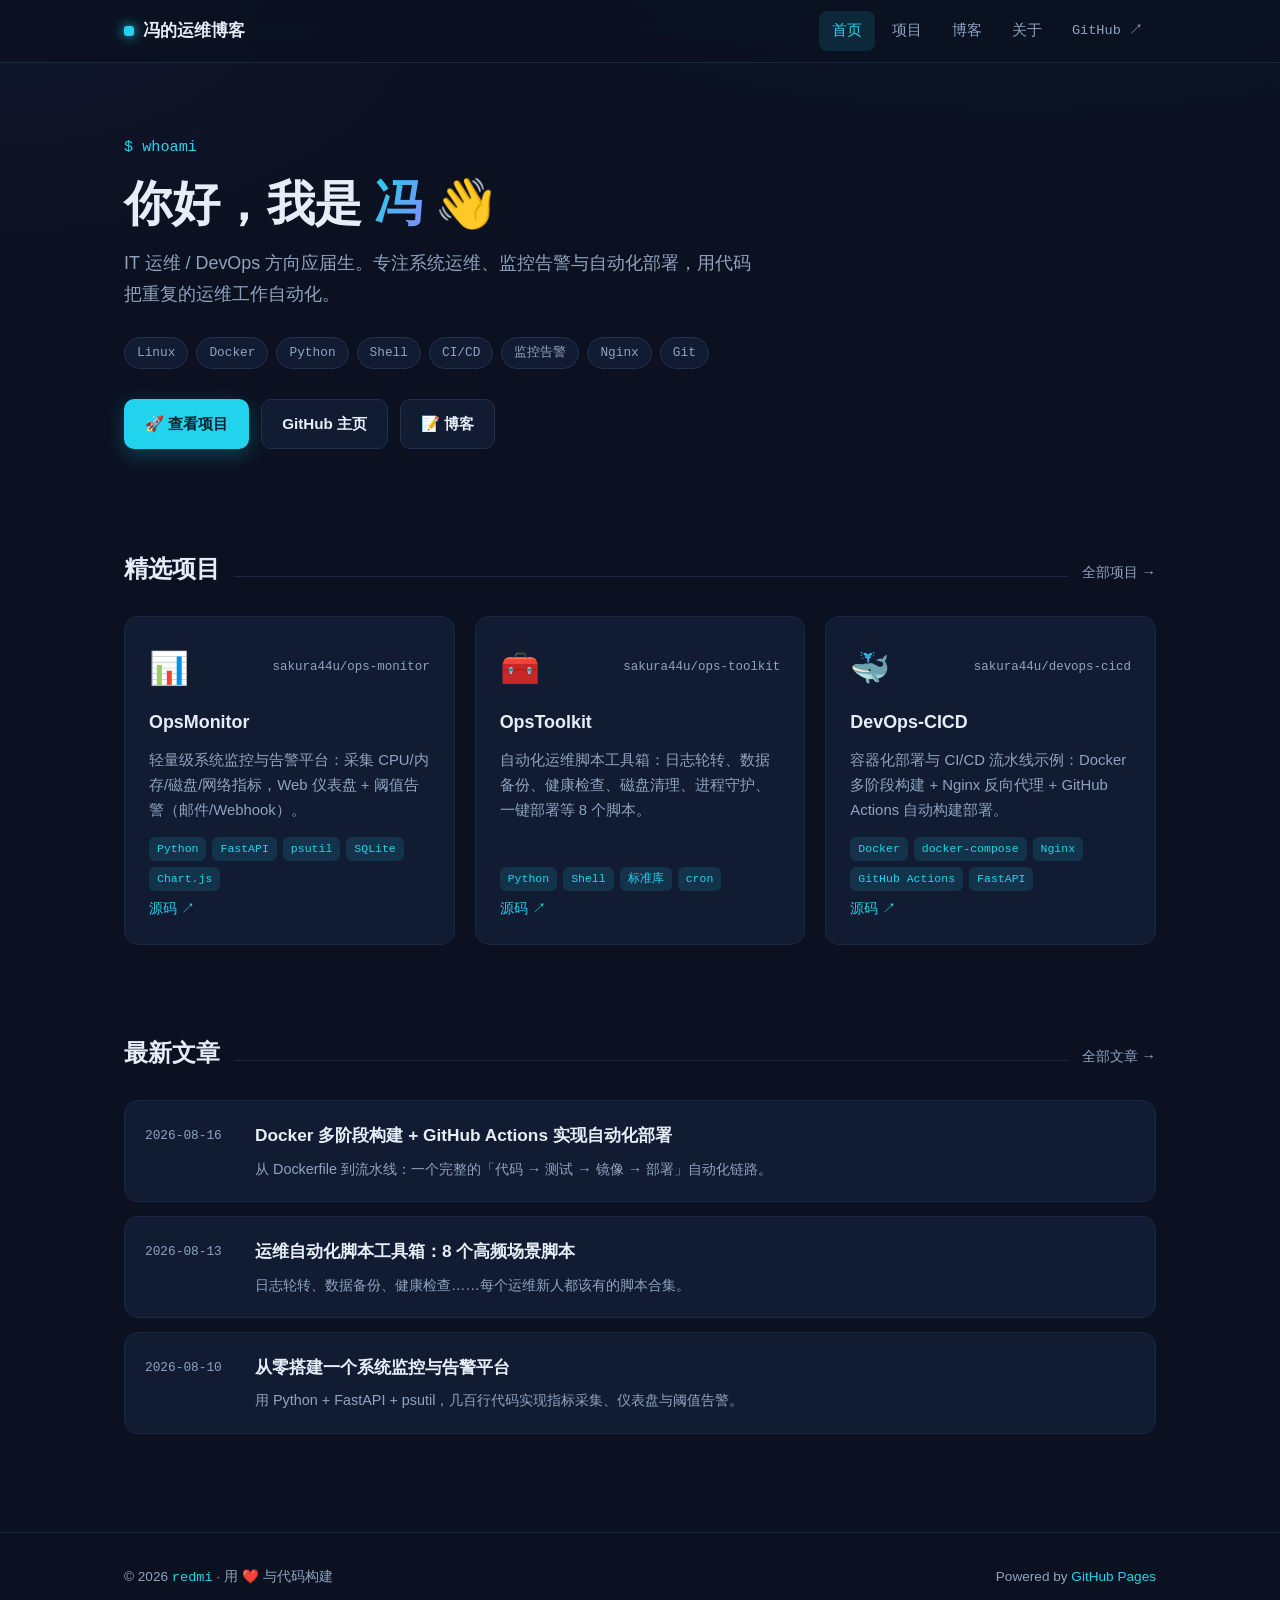
<file: index.html>
<!DOCTYPE html>
<html lang="zh-CN">
<head>
  <meta charset="UTF-8" />
  <meta name="viewport" content="width=device-width, initial-scale=1.0" />
  <title>冯的运维博客 · 首页</title>
  <meta name="description" content="冯 的个人技术博客，专注系统运维、监控告警与自动化部署。" />
  <link rel="icon" href="data:image/svg+xml,<svg xmlns='http://www.w3.org/2000/svg' viewBox='0 0 100 100'><rect width='100' height='100' rx='22' fill='%2322d3ee'/><text x='50' y='68' font-size='52' text-anchor='middle'>🖥️</text></svg>" />
  <link rel="stylesheet" href="css/style.css" />
</head>
<body>
  <header class="site-header">
    <div class="container header-inner">
      <a href="index.html" class="logo"><span class="logo-dot"></span>冯的运维博客</a>
      <nav>
        <a href="index.html">首页</a>
        <a href="projects.html">项目</a>
        <a href="blog.html">博客</a>
        <a href="about.html">关于</a>
        <a href="https://github.com/sakura44u" class="gh" target="_blank" rel="noopener">GitHub ↗</a>
      </nav>
    </div>
  </header>

  <main class="container">
    <!-- Hero -->
    <section class="hero">
      <div class="hello">$ whoami</div>
      <h1>你好，我是 <span class="grad">冯</span> 👋</h1>
      <p class="sub">IT 运维 / DevOps 方向应届生。专注系统运维、监控告警与自动化部署，用代码把重复的运维工作自动化。</p>
      <div class="tags">
        <span class="chip">Linux</span><span class="chip">Docker</span><span class="chip">Python</span>
        <span class="chip">Shell</span><span class="chip">CI/CD</span><span class="chip">监控告警</span>
        <span class="chip">Nginx</span><span class="chip">Git</span>
      </div>
      <div class="btn-row">
        <a href="projects.html" class="btn btn-primary">🚀 查看项目</a>
        <a href="https://github.com/sakura44u" class="btn btn-ghost" target="_blank" rel="noopener">GitHub 主页</a>
        <a href="blog.html" class="btn btn-ghost">📝 博客</a>
      </div>
    </section>

    <!-- 精选项目 -->
    <section>
      <div class="section-head">
        <h2>精选项目</h2>
        <span class="line"></span>
        <a href="projects.html" class="more">全部项目 →</a>
      </div>
      <div class="grid" id="projects-grid"></div>
    </section>

    <!-- 最新文章 -->
    <section>
      <div class="section-head">
        <h2>最新文章</h2>
        <span class="line"></span>
        <a href="blog.html" class="more">全部文章 →</a>
      </div>
      <div class="post-item">
        <span class="date">2026-08-16</span>
        <div class="body">
          <h3><a href="post-cicd.html">Docker 多阶段构建 + GitHub Actions 实现自动化部署</a></h3>
          <p>从 Dockerfile 到流水线：一个完整的「代码 → 测试 → 镜像 → 部署」自动化链路。</p>
        </div>
      </div>
      <div class="post-item">
        <span class="date">2026-08-13</span>
        <div class="body">
          <h3><a href="post-automation.html">运维自动化脚本工具箱：8 个高频场景脚本</a></h3>
          <p>日志轮转、数据备份、健康检查……每个运维新人都该有的脚本合集。</p>
        </div>
      </div>
      <div class="post-item">
        <span class="date">2026-08-10</span>
        <div class="body">
          <h3><a href="post-monitoring.html">从零搭建一个系统监控与告警平台</a></h3>
          <p>用 Python + FastAPI + psutil，几百行代码实现指标采集、仪表盘与阈值告警。</p>
        </div>
      </div>
    </section>
  </main>

  <footer class="site-footer">
    <div class="container footer-inner">
      <div class="copy">© <span class="year">2026</span> <span class="mono">redmi</span> · 用 ❤️ 与代码构建</div>
      <div class="copy">Powered by <a href="https://pages.github.com/" target="_blank" rel="noopener">GitHub Pages</a></div>
    </div>
  </footer>

  <script src="js/config.js"></script>
  <script src="js/main.js"></script>
</body>
</html>
</file>
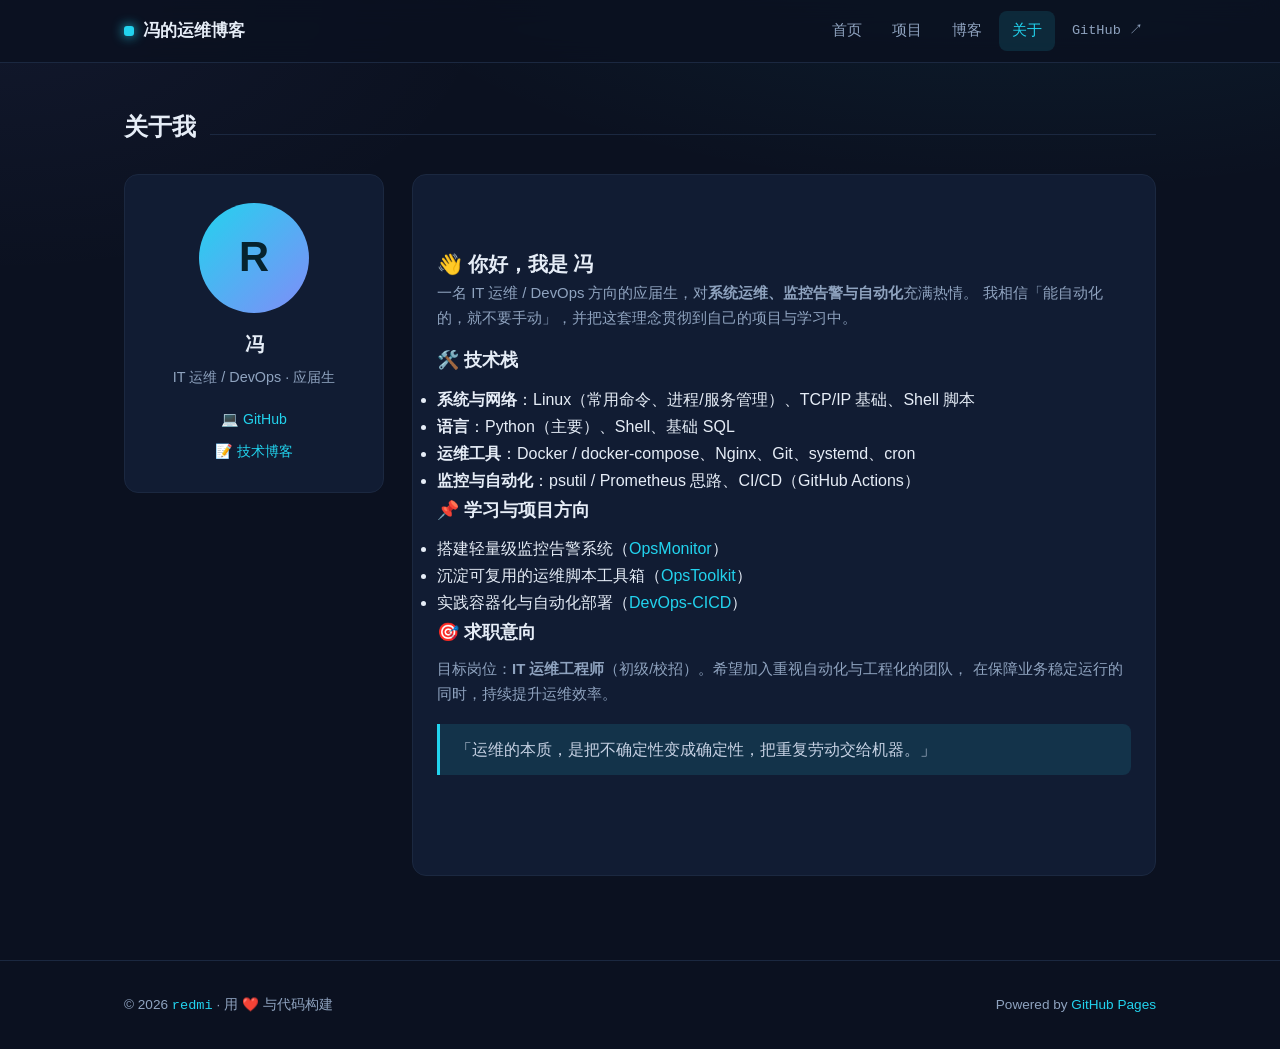
<file: about.html>
<!DOCTYPE html>
<html lang="zh-CN">
<head>
  <meta charset="UTF-8" />
  <meta name="viewport" content="width=device-width, initial-scale=1.0" />
  <title>关于 · 冯的运维博客</title>
  <meta name="description" content="关于 冯：IT 运维方向应届生的自我介绍、技能与联系方式。" />
  <link rel="icon" href="data:image/svg+xml,<svg xmlns='http://www.w3.org/2000/svg' viewBox='0 0 100 100'><rect width='100' height='100' rx='22' fill='%2322d3ee'/><text x='50' y='68' font-size='52' text-anchor='middle'>🖥️</text></svg>" />
  <link rel="stylesheet" href="css/style.css" />
</head>
<body>
  <header class="site-header">
    <div class="container header-inner">
      <a href="index.html" class="logo"><span class="logo-dot"></span>冯的运维博客</a>
      <nav>
        <a href="index.html">首页</a>
        <a href="projects.html">项目</a>
        <a href="blog.html">博客</a>
        <a href="about.html">关于</a>
        <a href="https://github.com/sakura44u" class="gh" target="_blank" rel="noopener">GitHub ↗</a>
      </nav>
    </div>
  </header>

  <main class="container">
    <section>
      <div class="section-head">
        <h2>关于我</h2>
        <span class="line"></span>
      </div>
      <div class="about-grid">
        <div class="avatar-box">
          <div class="avatar">R</div>
          <h2>冯</h2>
          <div class="role">IT 运维 / DevOps · 应届生</div>
          <div class="contact">
            <a href="https://github.com/sakura44u" target="_blank" rel="noopener">💻 GitHub</a>
            <a href="blog.html">📝 技术博客</a>
          </div>
        </div>

        <div class="card">
          <div class="article prose" style="max-width: none;">
            <h2 style="font-size: 1.25rem; border: none; margin-top: 0;">👋 你好，我是 冯</h2>
            <p>
              一名 IT 运维 / DevOps 方向的应届生，对<strong>系统运维、监控告警与自动化</strong>充满热情。
              我相信「能自动化的，就不要手动」，并把这套理念贯彻到自己的项目与学习中。
            </p>

            <h3>🛠️ 技术栈</h3>
            <ul>
              <li><strong>系统与网络</strong>：Linux（常用命令、进程/服务管理）、TCP/IP 基础、Shell 脚本</li>
              <li><strong>语言</strong>：Python（主要）、Shell、基础 SQL</li>
              <li><strong>运维工具</strong>：Docker / docker-compose、Nginx、Git、systemd、cron</li>
              <li><strong>监控与自动化</strong>：psutil / Prometheus 思路、CI/CD（GitHub Actions）</li>
            </ul>

            <h3>📌 学习与项目方向</h3>
            <ul>
              <li>搭建轻量级监控告警系统（<a href="https://github.com/sakura44u/ops-monitor" target="_blank" rel="noopener">OpsMonitor</a>）</li>
              <li>沉淀可复用的运维脚本工具箱（<a href="https://github.com/sakura44u/ops-toolkit" target="_blank" rel="noopener">OpsToolkit</a>）</li>
              <li>实践容器化与自动化部署（<a href="https://github.com/sakura44u/devops-cicd" target="_blank" rel="noopener">DevOps-CICD</a>）</li>
            </ul>

            <h3>🎯 求职意向</h3>
            <p>
              目标岗位：<strong>IT 运维工程师</strong>（初级/校招）。希望加入重视自动化与工程化的团队，
              在保障业务稳定运行的同时，持续提升运维效率。
            </p>

            <blockquote>
              「运维的本质，是把不确定性变成确定性，把重复劳动交给机器。」
            </blockquote>
          </div>
        </div>
      </div>
    </section>
  </main>

  <footer class="site-footer">
    <div class="container footer-inner">
      <div class="copy">© <span class="year">2026</span> <span class="mono">redmi</span> · 用 ❤️ 与代码构建</div>
      <div class="copy">Powered by <a href="https://pages.github.com/" target="_blank" rel="noopener">GitHub Pages</a></div>
    </div>
  </footer>

  <script src="js/config.js"></script>
  <script src="js/main.js"></script>
</body>
</html>
</file>
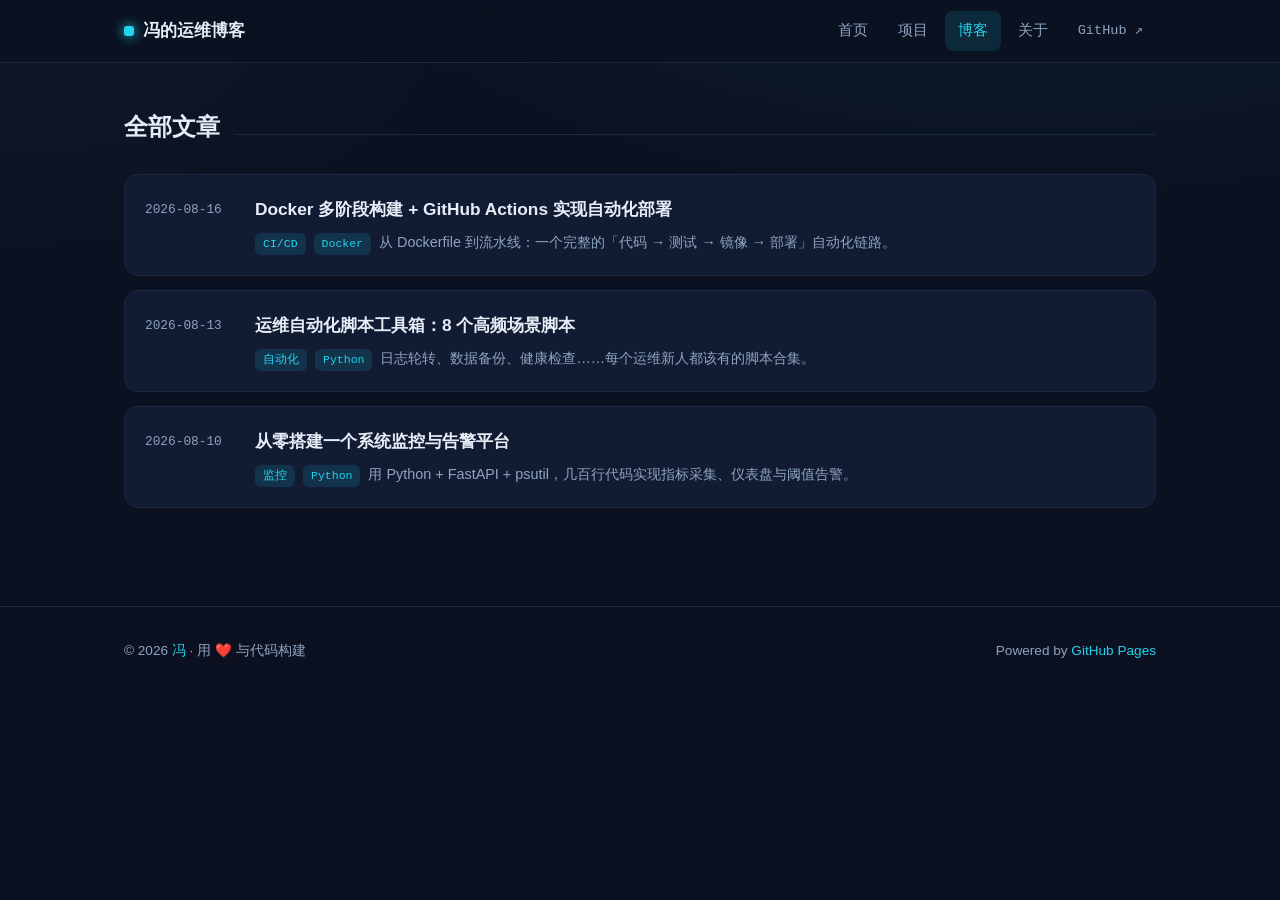
<file: blog.html>
<!DOCTYPE html>
<html lang="zh-CN">
<head>
  <meta charset="UTF-8" />
  <meta name="viewport" content="width=device-width, initial-scale=1.0" />
  <title>博客 · 冯的运维博客</title>
  <meta name="description" content="冯 的运维技术博客：监控告警、自动化脚本、容器化与 CI/CD。" />
  <link rel="icon" href="data:image/svg+xml,<svg xmlns='http://www.w3.org/2000/svg' viewBox='0 0 100 100'><rect width='100' height='100' rx='22' fill='%2322d3ee'/><text x='50' y='68' font-size='52' text-anchor='middle'>🖥️</text></svg>" />
  <link rel="stylesheet" href="css/style.css" />
</head>
<body>
  <header class="site-header">
    <div class="container header-inner">
      <a href="index.html" class="logo"><span class="logo-dot"></span>冯的运维博客</a>
      <nav>
        <a href="index.html">首页</a>
        <a href="projects.html">项目</a>
        <a href="blog.html">博客</a>
        <a href="about.html">关于</a>
        <a href="https://github.com/sakura44u" class="gh" target="_blank" rel="noopener">GitHub ↗</a>
      </nav>
    </div>
  </header>

  <main class="container">
    <section>
      <div class="section-head">
        <h2>全部文章</h2>
        <span class="line"></span>
      </div>

      <div class="post-item">
        <span class="date">2026-08-16</span>
        <div class="body">
          <h3><a href="post-cicd.html">Docker 多阶段构建 + GitHub Actions 实现自动化部署</a></h3>
          <p><span class="tag">CI/CD</span><span class="tag">Docker</span>从 Dockerfile 到流水线：一个完整的「代码 → 测试 → 镜像 → 部署」自动化链路。</p>
        </div>
      </div>

      <div class="post-item">
        <span class="date">2026-08-13</span>
        <div class="body">
          <h3><a href="post-automation.html">运维自动化脚本工具箱：8 个高频场景脚本</a></h3>
          <p><span class="tag">自动化</span><span class="tag">Python</span>日志轮转、数据备份、健康检查……每个运维新人都该有的脚本合集。</p>
        </div>
      </div>

      <div class="post-item">
        <span class="date">2026-08-10</span>
        <div class="body">
          <h3><a href="post-monitoring.html">从零搭建一个系统监控与告警平台</a></h3>
          <p><span class="tag">监控</span><span class="tag">Python</span>用 Python + FastAPI + psutil，几百行代码实现指标采集、仪表盘与阈值告警。</p>
        </div>
      </div>
    </section>
  </main>

  <footer class="site-footer">
    <div class="container footer-inner">
      <div class="copy">© <span class="year">2026</span> <span class="mono">冯</span> · 用 ❤️ 与代码构建</div>
      <div class="copy">Powered by <a href="https://pages.github.com/" target="_blank" rel="noopener">GitHub Pages</a></div>
    </div>
  </footer>

  <script src="js/config.js"></script>
  <script src="js/main.js"></script>
</body>
</html>
</file>
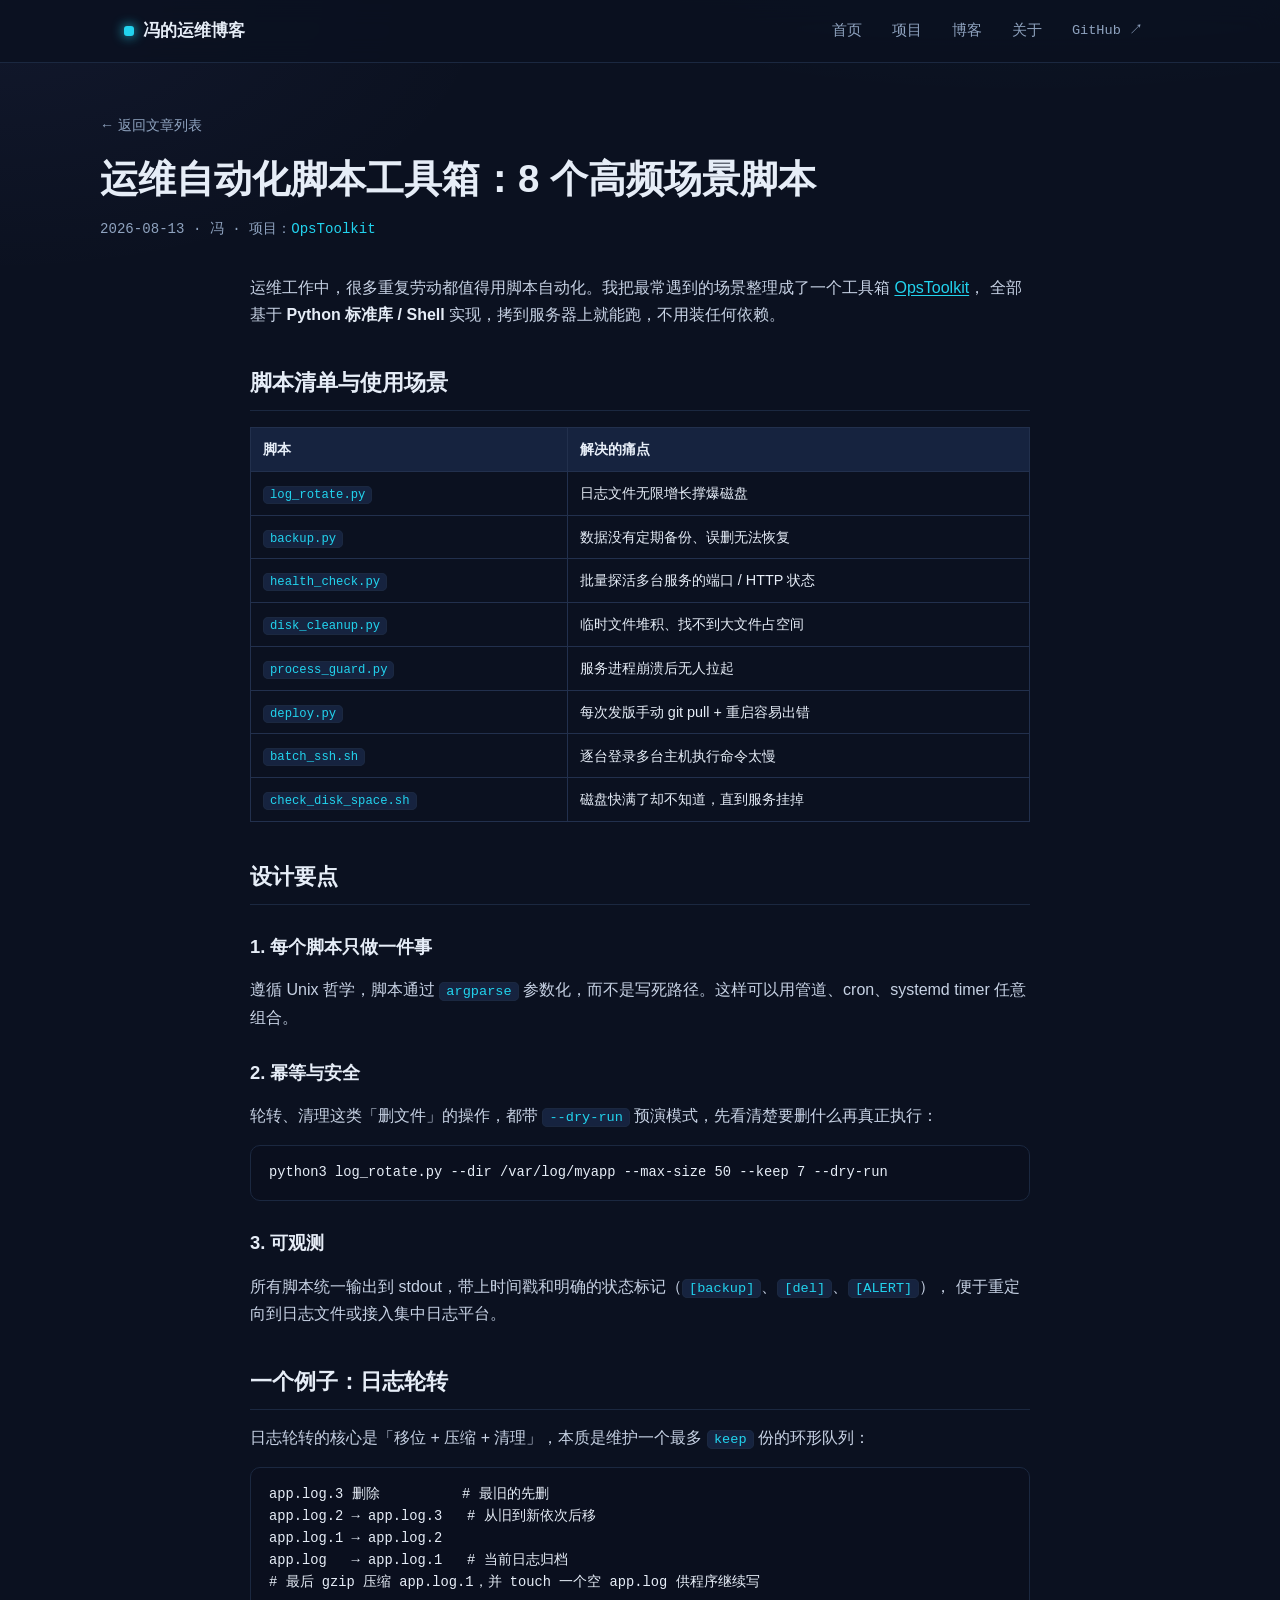
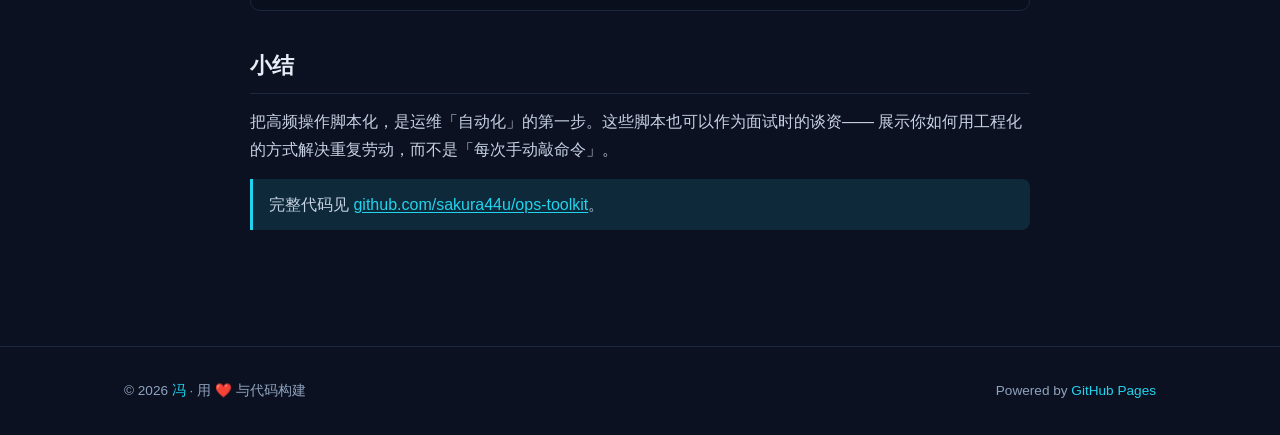
<file: post-automation.html>
<!DOCTYPE html>
<html lang="zh-CN">
<head>
  <meta charset="UTF-8" />
  <meta name="viewport" content="width=device-width, initial-scale=1.0" />
  <title>运维自动化脚本工具箱：8 个高频场景脚本 · 冯的运维博客</title>
  <meta name="description" content="日志轮转、数据备份、健康检查等 8 个运维高频场景脚本的实践与设计思路。" />
  <link rel="icon" href="data:image/svg+xml,<svg xmlns='http://www.w3.org/2000/svg' viewBox='0 0 100 100'><rect width='100' height='100' rx='22' fill='%2322d3ee'/><text x='50' y='68' font-size='52' text-anchor='middle'>🖥️</text></svg>" />
  <link rel="stylesheet" href="css/style.css" />
</head>
<body>
  <header class="site-header">
    <div class="container header-inner">
      <a href="index.html" class="logo"><span class="logo-dot"></span>冯的运维博客</a>
      <nav>
        <a href="index.html">首页</a>
        <a href="projects.html">项目</a>
        <a href="blog.html">博客</a>
        <a href="about.html">关于</a>
        <a href="https://github.com/sakura44u" class="gh" target="_blank" rel="noopener">GitHub ↗</a>
      </nav>
    </div>
  </header>

  <main class="container article">
    <div class="art-head">
      <a href="blog.html" class="back">← 返回文章列表</a>
      <h1>运维自动化脚本工具箱：8 个高频场景脚本</h1>
      <div class="meta">2026-08-13 · 冯 · 项目：<a href="https://github.com/sakura44u/ops-toolkit" target="_blank" rel="noopener">OpsToolkit</a></div>
    </div>

    <div class="prose">
      <p>
        运维工作中，很多重复劳动都值得用脚本自动化。我把最常遇到的场景整理成了一个工具箱
        <a href="https://github.com/sakura44u/ops-toolkit" target="_blank" rel="noopener">OpsToolkit</a>，
        全部基于 <strong>Python 标准库 / Shell</strong> 实现，拷到服务器上就能跑，不用装任何依赖。
      </p>

      <h2>脚本清单与使用场景</h2>
      <table>
        <thead><tr><th>脚本</th><th>解决的痛点</th></tr></thead>
        <tbody>
          <tr><td><code>log_rotate.py</code></td><td>日志文件无限增长撑爆磁盘</td></tr>
          <tr><td><code>backup.py</code></td><td>数据没有定期备份、误删无法恢复</td></tr>
          <tr><td><code>health_check.py</code></td><td>批量探活多台服务的端口 / HTTP 状态</td></tr>
          <tr><td><code>disk_cleanup.py</code></td><td>临时文件堆积、找不到大文件占空间</td></tr>
          <tr><td><code>process_guard.py</code></td><td>服务进程崩溃后无人拉起</td></tr>
          <tr><td><code>deploy.py</code></td><td>每次发版手动 git pull + 重启容易出错</td></tr>
          <tr><td><code>batch_ssh.sh</code></td><td>逐台登录多台主机执行命令太慢</td></tr>
          <tr><td><code>check_disk_space.sh</code></td><td>磁盘快满了却不知道，直到服务挂掉</td></tr>
        </tbody>
      </table>

      <h2>设计要点</h2>
      <h3>1. 每个脚本只做一件事</h3>
      <p>遵循 Unix 哲学，脚本通过 <code>argparse</code> 参数化，而不是写死路径。这样可以用管道、cron、systemd timer 任意组合。</p>

      <h3>2. 幂等与安全</h3>
      <p>轮转、清理这类「删文件」的操作，都带 <code>--dry-run</code> 预演模式，先看清楚要删什么再真正执行：</p>
      <pre><code>python3 log_rotate.py --dir /var/log/myapp --max-size 50 --keep 7 --dry-run</code></pre>

      <h3>3. 可观测</h3>
      <p>所有脚本统一输出到 stdout，带上时间戳和明确的状态标记（<code>[backup]</code>、<code>[del]</code>、<code>[ALERT]</code>），
      便于重定向到日志文件或接入集中日志平台。</p>

      <h2>一个例子：日志轮转</h2>
      <p>日志轮转的核心是「移位 + 压缩 + 清理」，本质是维护一个最多 <code>keep</code> 份的环形队列：</p>
      <pre><code>app.log.3 删除          # 最旧的先删
app.log.2 → app.log.3   # 从旧到新依次后移
app.log.1 → app.log.2
app.log   → app.log.1   # 当前日志归档
# 最后 gzip 压缩 app.log.1，并 touch 一个空 app.log 供程序继续写</code></pre>

      <h2>小结</h2>
      <p>
        把高频操作脚本化，是运维「自动化」的第一步。这些脚本也可以作为面试时的谈资——
        展示你如何用工程化的方式解决重复劳动，而不是「每次手动敲命令」。
      </p>
      <blockquote>完整代码见 <a href="https://github.com/sakura44u/ops-toolkit" target="_blank" rel="noopener">github.com/sakura44u/ops-toolkit</a>。</blockquote>
    </div>
  </main>

  <footer class="site-footer">
    <div class="container footer-inner">
      <div class="copy">© <span class="year">2026</span> <span class="mono">冯</span> · 用 ❤️ 与代码构建</div>
      <div class="copy">Powered by <a href="https://pages.github.com/" target="_blank" rel="noopener">GitHub Pages</a></div>
    </div>
  </footer>

  <script src="js/config.js"></script>
  <script src="js/main.js"></script>
</body>
</html>
</file>
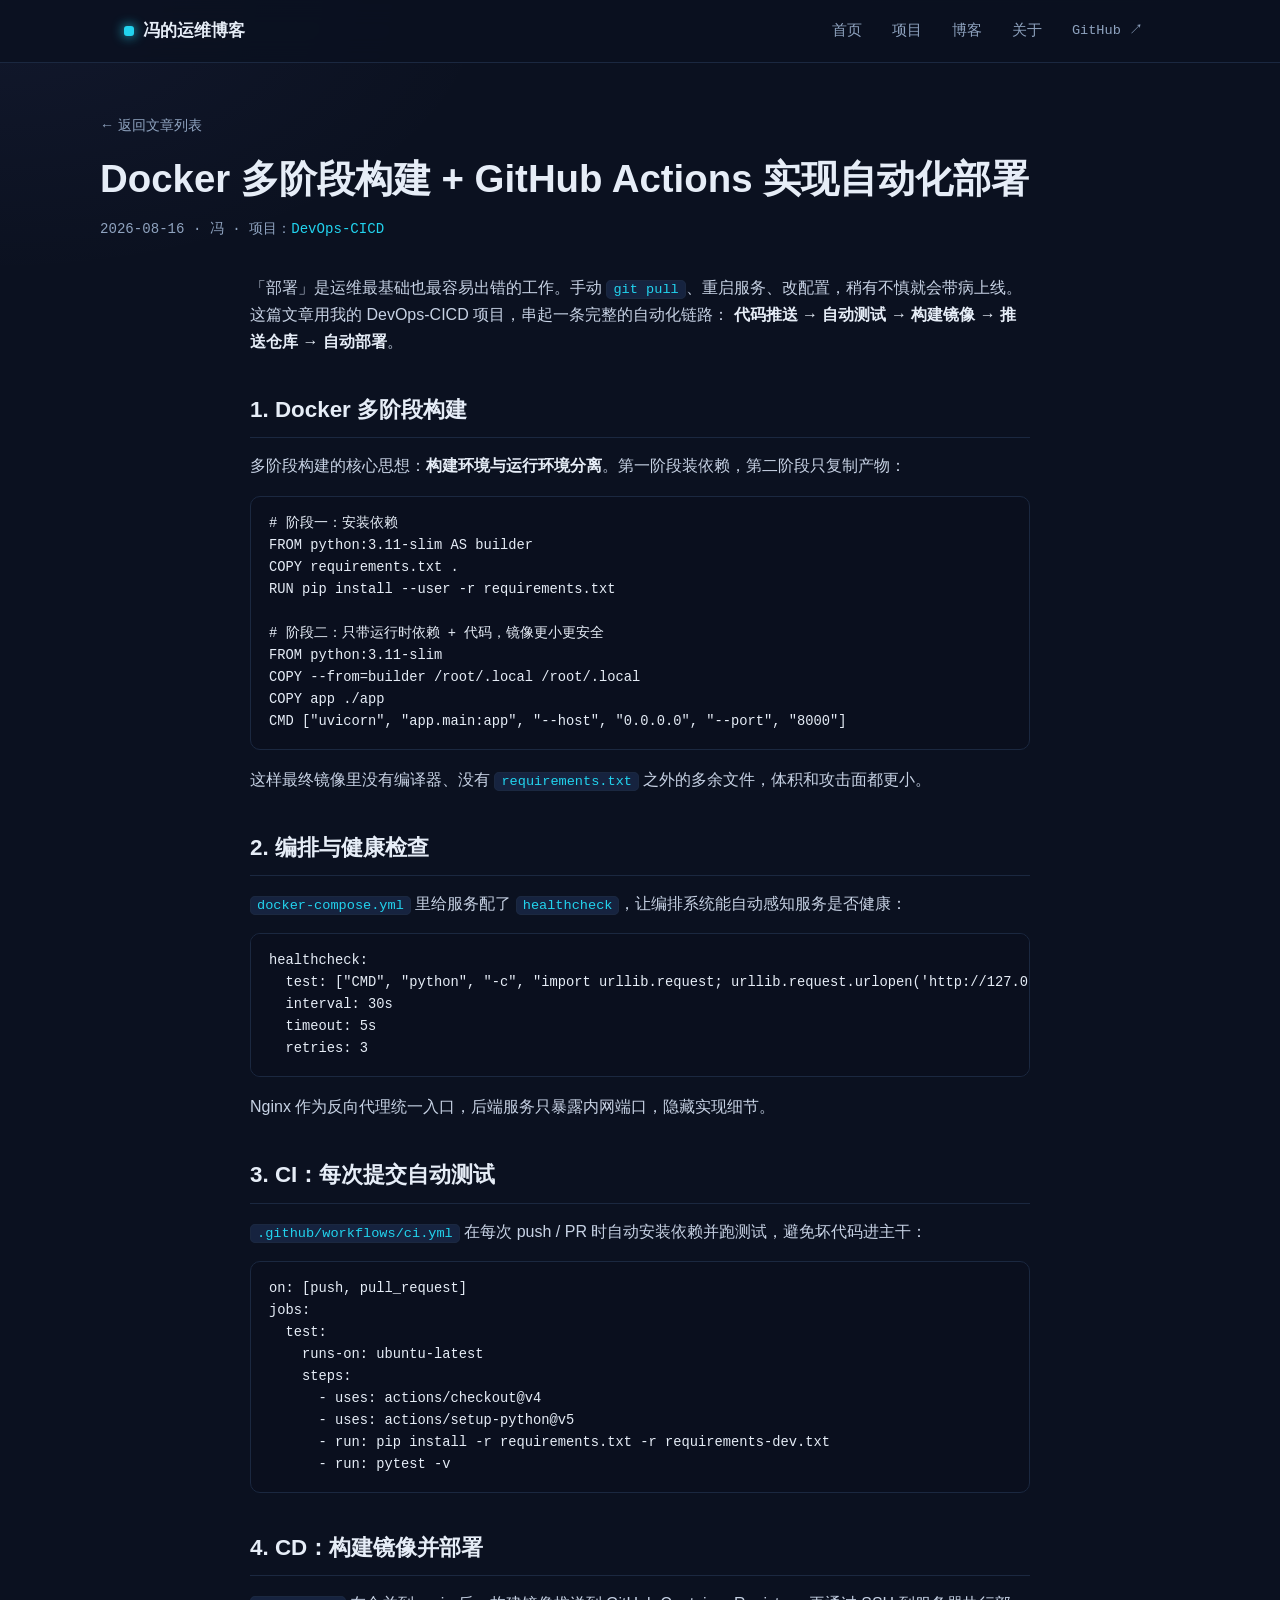
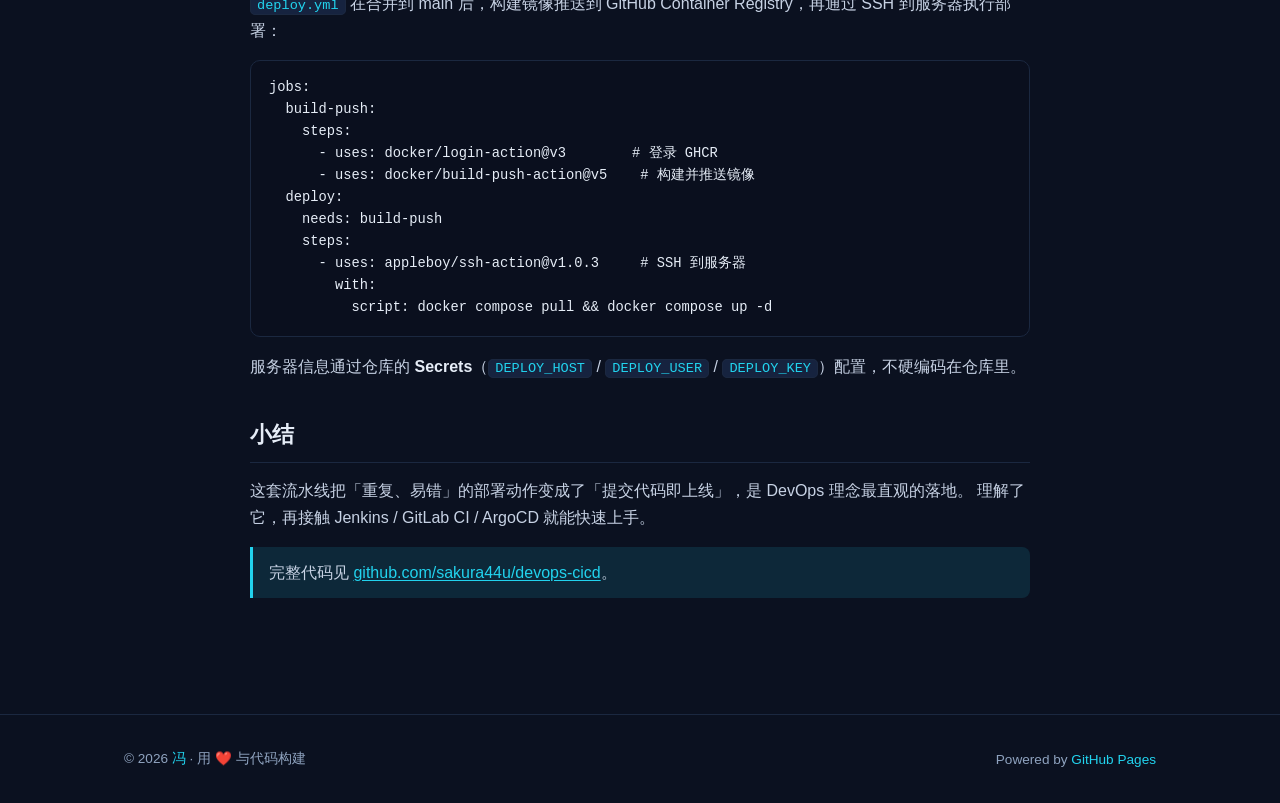
<file: post-cicd.html>
<!DOCTYPE html>
<html lang="zh-CN">
<head>
  <meta charset="UTF-8" />
  <meta name="viewport" content="width=device-width, initial-scale=1.0" />
  <title>Docker 多阶段构建 + GitHub Actions 实现自动化部署 · 冯的运维博客</title>
  <meta name="description" content="从 Dockerfile 到 CI/CD 流水线：一个完整的代码到部署的自动化链路。" />
  <link rel="icon" href="data:image/svg+xml,<svg xmlns='http://www.w3.org/2000/svg' viewBox='0 0 100 100'><rect width='100' height='100' rx='22' fill='%2322d3ee'/><text x='50' y='68' font-size='52' text-anchor='middle'>🖥️</text></svg>" />
  <link rel="stylesheet" href="css/style.css" />
</head>
<body>
  <header class="site-header">
    <div class="container header-inner">
      <a href="index.html" class="logo"><span class="logo-dot"></span>冯的运维博客</a>
      <nav>
        <a href="index.html">首页</a>
        <a href="projects.html">项目</a>
        <a href="blog.html">博客</a>
        <a href="about.html">关于</a>
        <a href="https://github.com/sakura44u" class="gh" target="_blank" rel="noopener">GitHub ↗</a>
      </nav>
    </div>
  </header>

  <main class="container article">
    <div class="art-head">
      <a href="blog.html" class="back">← 返回文章列表</a>
      <h1>Docker 多阶段构建 + GitHub Actions 实现自动化部署</h1>
      <div class="meta">2026-08-16 · 冯 · 项目：<a href="https://github.com/sakura44u/devops-cicd" target="_blank" rel="noopener">DevOps-CICD</a></div>
    </div>

    <div class="prose">
      <p>
        「部署」是运维最基础也最容易出错的工作。手动 <code>git pull</code>、重启服务、改配置，稍有不慎就会带病上线。
        这篇文章用我的 DevOps-CICD 项目，串起一条完整的自动化链路：
        <strong>代码推送 → 自动测试 → 构建镜像 → 推送仓库 → 自动部署</strong>。
      </p>

      <h2>1. Docker 多阶段构建</h2>
      <p>多阶段构建的核心思想：<strong>构建环境与运行环境分离</strong>。第一阶段装依赖，第二阶段只复制产物：</p>
      <pre><code># 阶段一：安装依赖
FROM python:3.11-slim AS builder
COPY requirements.txt .
RUN pip install --user -r requirements.txt

# 阶段二：只带运行时依赖 + 代码，镜像更小更安全
FROM python:3.11-slim
COPY --from=builder /root/.local /root/.local
COPY app ./app
CMD ["uvicorn", "app.main:app", "--host", "0.0.0.0", "--port", "8000"]</code></pre>
      <p>这样最终镜像里没有编译器、没有 <code>requirements.txt</code> 之外的多余文件，体积和攻击面都更小。</p>

      <h2>2. 编排与健康检查</h2>
      <p><code>docker-compose.yml</code> 里给服务配了 <code>healthcheck</code>，让编排系统能自动感知服务是否健康：</p>
      <pre><code>healthcheck:
  test: ["CMD", "python", "-c", "import urllib.request; urllib.request.urlopen('http://127.0.0.1:8000/health')"]
  interval: 30s
  timeout: 5s
  retries: 3</code></pre>
      <p>Nginx 作为反向代理统一入口，后端服务只暴露内网端口，隐藏实现细节。</p>

      <h2>3. CI：每次提交自动测试</h2>
      <p><code>.github/workflows/ci.yml</code> 在每次 push / PR 时自动安装依赖并跑测试，避免坏代码进主干：</p>
      <pre><code>on: [push, pull_request]
jobs:
  test:
    runs-on: ubuntu-latest
    steps:
      - uses: actions/checkout@v4
      - uses: actions/setup-python@v5
      - run: pip install -r requirements.txt -r requirements-dev.txt
      - run: pytest -v</code></pre>

      <h2>4. CD：构建镜像并部署</h2>
      <p><code>deploy.yml</code> 在合并到 main 后，构建镜像推送到 GitHub Container Registry，再通过 SSH 到服务器执行部署：</p>
      <pre><code>jobs:
  build-push:
    steps:
      - uses: docker/login-action@v3        # 登录 GHCR
      - uses: docker/build-push-action@v5    # 构建并推送镜像
  deploy:
    needs: build-push
    steps:
      - uses: appleboy/ssh-action@v1.0.3     # SSH 到服务器
        with:
          script: docker compose pull && docker compose up -d</code></pre>
      <p>服务器信息通过仓库的 <strong>Secrets</strong>（<code>DEPLOY_HOST</code> / <code>DEPLOY_USER</code> / <code>DEPLOY_KEY</code>）配置，不硬编码在仓库里。</p>

      <h2>小结</h2>
      <p>
        这套流水线把「重复、易错」的部署动作变成了「提交代码即上线」，是 DevOps 理念最直观的落地。
        理解了它，再接触 Jenkins / GitLab CI / ArgoCD 就能快速上手。
      </p>
      <blockquote>完整代码见 <a href="https://github.com/sakura44u/devops-cicd" target="_blank" rel="noopener">github.com/sakura44u/devops-cicd</a>。</blockquote>
    </div>
  </main>

  <footer class="site-footer">
    <div class="container footer-inner">
      <div class="copy">© <span class="year">2026</span> <span class="mono">冯</span> · 用 ❤️ 与代码构建</div>
      <div class="copy">Powered by <a href="https://pages.github.com/" target="_blank" rel="noopener">GitHub Pages</a></div>
    </div>
  </footer>

  <script src="js/config.js"></script>
  <script src="js/main.js"></script>
</body>
</html>
</file>
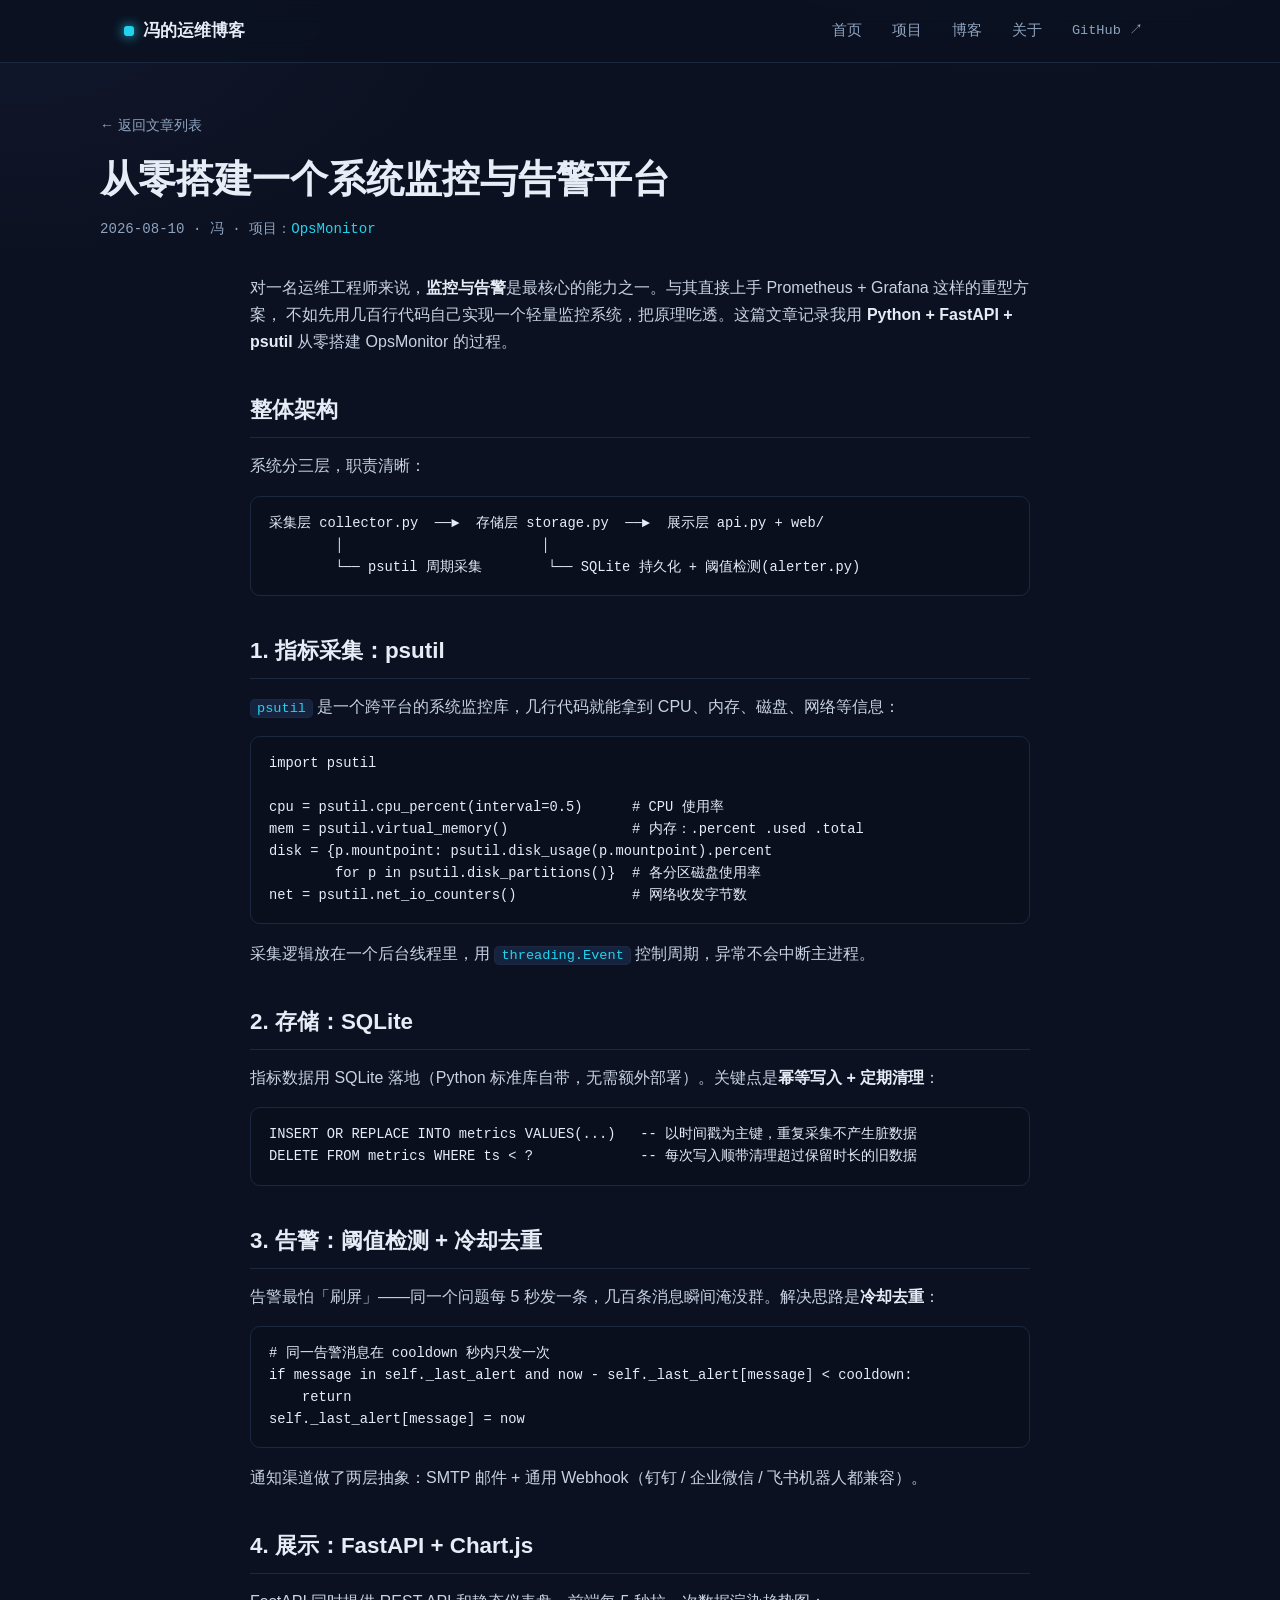
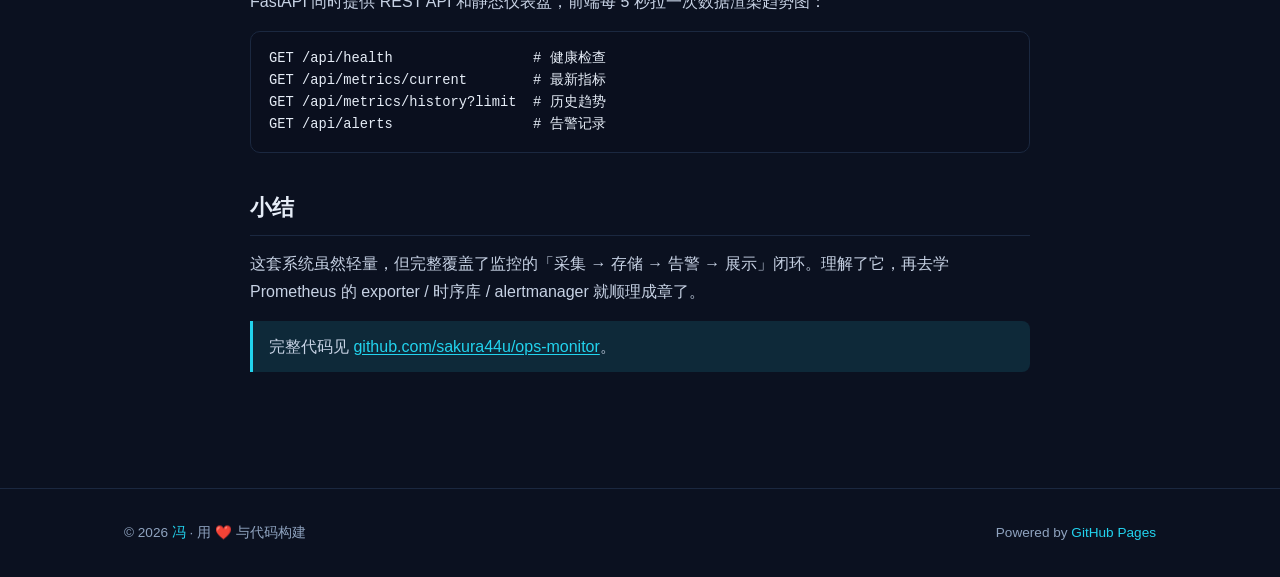
<file: post-monitoring.html>
<!DOCTYPE html>
<html lang="zh-CN">
<head>
  <meta charset="UTF-8" />
  <meta name="viewport" content="width=device-width, initial-scale=1.0" />
  <title>从零搭建一个系统监控与告警平台 · 冯的运维博客</title>
  <meta name="description" content="用 Python + FastAPI + psutil 从零实现指标采集、Web 仪表盘与阈值告警。" />
  <link rel="icon" href="data:image/svg+xml,<svg xmlns='http://www.w3.org/2000/svg' viewBox='0 0 100 100'><rect width='100' height='100' rx='22' fill='%2322d3ee'/><text x='50' y='68' font-size='52' text-anchor='middle'>🖥️</text></svg>" />
  <link rel="stylesheet" href="css/style.css" />
</head>
<body>
  <header class="site-header">
    <div class="container header-inner">
      <a href="index.html" class="logo"><span class="logo-dot"></span>冯的运维博客</a>
      <nav>
        <a href="index.html">首页</a>
        <a href="projects.html">项目</a>
        <a href="blog.html">博客</a>
        <a href="about.html">关于</a>
        <a href="https://github.com/sakura44u" class="gh" target="_blank" rel="noopener">GitHub ↗</a>
      </nav>
    </div>
  </header>

  <main class="container article">
    <div class="art-head">
      <a href="blog.html" class="back">← 返回文章列表</a>
      <h1>从零搭建一个系统监控与告警平台</h1>
      <div class="meta">2026-08-10 · 冯 · 项目：<a href="https://github.com/sakura44u/ops-monitor" target="_blank" rel="noopener">OpsMonitor</a></div>
    </div>

    <div class="prose">
      <p>
        对一名运维工程师来说，<strong>监控与告警</strong>是最核心的能力之一。与其直接上手 Prometheus + Grafana 这样的重型方案，
        不如先用几百行代码自己实现一个轻量监控系统，把原理吃透。这篇文章记录我用
        <strong>Python + FastAPI + psutil</strong> 从零搭建 OpsMonitor 的过程。
      </p>

      <h2>整体架构</h2>
      <p>系统分三层，职责清晰：</p>
      <pre><code>采集层 collector.py  ──►  存储层 storage.py  ──►  展示层 api.py + web/
        │                        │
        └── psutil 周期采集        └── SQLite 持久化 + 阈值检测(alerter.py)</code></pre>

      <h2>1. 指标采集：psutil</h2>
      <p><code>psutil</code> 是一个跨平台的系统监控库，几行代码就能拿到 CPU、内存、磁盘、网络等信息：</p>
      <pre><code>import psutil

cpu = psutil.cpu_percent(interval=0.5)      # CPU 使用率
mem = psutil.virtual_memory()               # 内存：.percent .used .total
disk = {p.mountpoint: psutil.disk_usage(p.mountpoint).percent
        for p in psutil.disk_partitions()}  # 各分区磁盘使用率
net = psutil.net_io_counters()              # 网络收发字节数</code></pre>
      <p>采集逻辑放在一个后台线程里，用 <code>threading.Event</code> 控制周期，异常不会中断主进程。</p>

      <h2>2. 存储：SQLite</h2>
      <p>指标数据用 SQLite 落地（Python 标准库自带，无需额外部署）。关键点是<strong>幂等写入 + 定期清理</strong>：</p>
      <pre><code>INSERT OR REPLACE INTO metrics VALUES(...)   -- 以时间戳为主键，重复采集不产生脏数据
DELETE FROM metrics WHERE ts &lt; ?             -- 每次写入顺带清理超过保留时长的旧数据</code></pre>

      <h2>3. 告警：阈值检测 + 冷却去重</h2>
      <p>告警最怕「刷屏」——同一个问题每 5 秒发一条，几百条消息瞬间淹没群。解决思路是<strong>冷却去重</strong>：</p>
      <pre><code># 同一告警消息在 cooldown 秒内只发一次
if message in self._last_alert and now - self._last_alert[message] &lt; cooldown:
    return
self._last_alert[message] = now</code></pre>
      <p>通知渠道做了两层抽象：SMTP 邮件 + 通用 Webhook（钉钉 / 企业微信 / 飞书机器人都兼容）。</p>

      <h2>4. 展示：FastAPI + Chart.js</h2>
      <p>FastAPI 同时提供 REST API 和静态仪表盘，前端每 5 秒拉一次数据渲染趋势图：</p>
      <pre><code>GET /api/health                 # 健康检查
GET /api/metrics/current        # 最新指标
GET /api/metrics/history?limit  # 历史趋势
GET /api/alerts                 # 告警记录</code></pre>

      <h2>小结</h2>
      <p>
        这套系统虽然轻量，但完整覆盖了监控的「采集 → 存储 → 告警 → 展示」闭环。理解了它，再去学 Prometheus 的
        exporter / 时序库 / alertmanager 就顺理成章了。
      </p>
      <blockquote>完整代码见 <a href="https://github.com/sakura44u/ops-monitor" target="_blank" rel="noopener">github.com/sakura44u/ops-monitor</a>。</blockquote>
    </div>
  </main>

  <footer class="site-footer">
    <div class="container footer-inner">
      <div class="copy">© <span class="year">2026</span> <span class="mono">冯</span> · 用 ❤️ 与代码构建</div>
      <div class="copy">Powered by <a href="https://pages.github.com/" target="_blank" rel="noopener">GitHub Pages</a></div>
    </div>
  </footer>

  <script src="js/config.js"></script>
  <script src="js/main.js"></script>
</body>
</html>
</file>
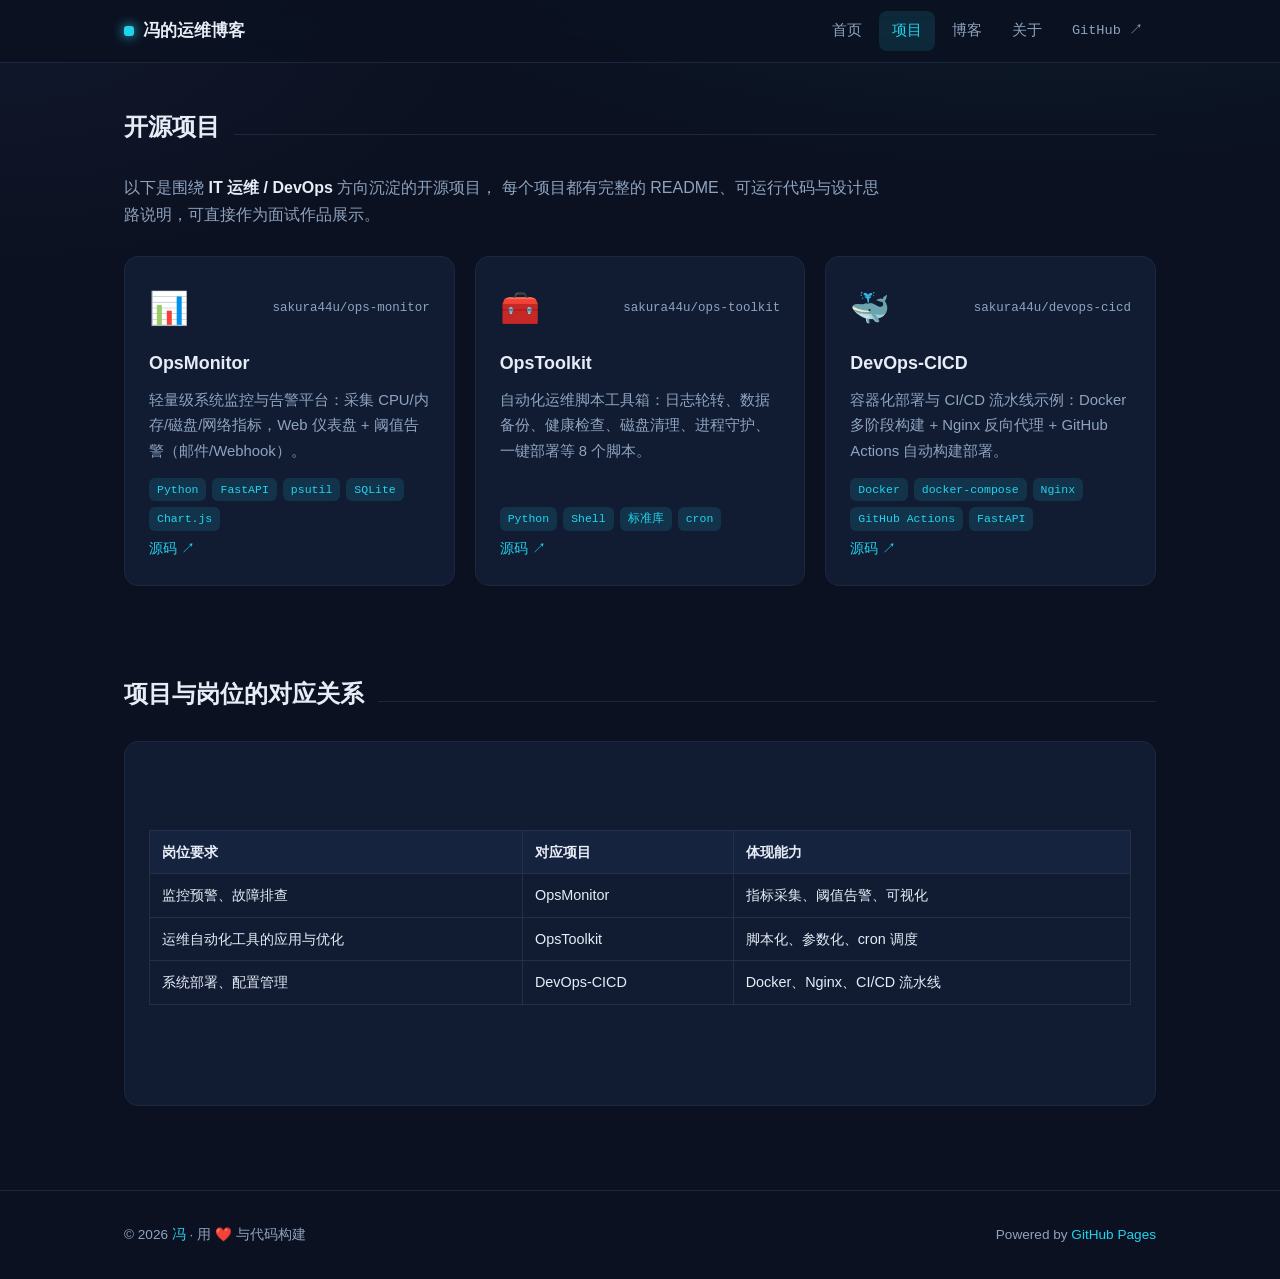
<file: projects.html>
<!DOCTYPE html>
<html lang="zh-CN">
<head>
  <meta charset="UTF-8" />
  <meta name="viewport" content="width=device-width, initial-scale=1.0" />
  <title>项目 · 冯的运维博客</title>
  <meta name="description" content="冯 的开源运维项目：系统监控告警、自动化脚本工具箱、CI/CD 部署。" />
  <link rel="icon" href="data:image/svg+xml,<svg xmlns='http://www.w3.org/2000/svg' viewBox='0 0 100 100'><rect width='100' height='100' rx='22' fill='%2322d3ee'/><text x='50' y='68' font-size='52' text-anchor='middle'>🖥️</text></svg>" />
  <link rel="stylesheet" href="css/style.css" />
</head>
<body>
  <header class="site-header">
    <div class="container header-inner">
      <a href="index.html" class="logo"><span class="logo-dot"></span>冯的运维博客</a>
      <nav>
        <a href="index.html">首页</a>
        <a href="projects.html">项目</a>
        <a href="blog.html">博客</a>
        <a href="about.html">关于</a>
        <a href="https://github.com/sakura44u" class="gh" target="_blank" rel="noopener">GitHub ↗</a>
      </nav>
    </div>
  </header>

  <main class="container">
    <section>
      <div class="section-head">
        <h2>开源项目</h2>
        <span class="line"></span>
      </div>
      <p style="color: var(--muted); margin-bottom: 28px; max-width: 760px;">
        以下是围绕 <strong style="color: var(--text);">IT 运维 / DevOps</strong> 方向沉淀的开源项目，
        每个项目都有完整的 README、可运行代码与设计思路说明，可直接作为面试作品展示。
      </p>
      <div class="grid" id="projects-grid"></div>
    </section>

    <section>
      <div class="section-head">
        <h2>项目与岗位的对应关系</h2>
        <span class="line"></span>
      </div>
      <div class="card">
        <div class="article prose" style="max-width: none;">
          <table>
            <thead>
              <tr><th>岗位要求</th><th>对应项目</th><th>体现能力</th></tr>
            </thead>
            <tbody>
              <tr><td>监控预警、故障排查</td><td>OpsMonitor</td><td>指标采集、阈值告警、可视化</td></tr>
              <tr><td>运维自动化工具的应用与优化</td><td>OpsToolkit</td><td>脚本化、参数化、cron 调度</td></tr>
              <tr><td>系统部署、配置管理</td><td>DevOps-CICD</td><td>Docker、Nginx、CI/CD 流水线</td></tr>
            </tbody>
          </table>
        </div>
      </div>
    </section>
  </main>

  <footer class="site-footer">
    <div class="container footer-inner">
      <div class="copy">© <span class="year">2026</span> <span class="mono">冯</span> · 用 ❤️ 与代码构建</div>
      <div class="copy">Powered by <a href="https://pages.github.com/" target="_blank" rel="noopener">GitHub Pages</a></div>
    </div>
  </footer>

  <script src="js/config.js"></script>
  <script src="js/main.js"></script>
</body>
</html>
</file>
<file: css/style.css>
/* ============================================================
   冯的运维博客 · 全站样式
   深色主题 · 青色点缀 · 等宽字体强调技术感
   ============================================================ */

:root {
  --bg: #0b1120;
  --bg-soft: #0f172a;
  --surface: #111c33;
  --surface-2: #16233f;
  --border: #22304d;
  --border-soft: #1b2840;
  --text: #e6edf7;
  --muted: #8fa3bf;
  --accent: #22d3ee;
  --accent-soft: rgba(34, 211, 238, 0.12);
  --accent-2: #818cf8;
  --good: #34d399;
  --warn: #fbbf24;
  --bad: #f87171;
  --radius: 14px;
  --max-w: 1080px;
  --font-mono: "JetBrains Mono", "Cascadia Code", "SF Mono", Consolas, "Courier New", monospace;
}

* { box-sizing: border-box; margin: 0; padding: 0; }

html { scroll-behavior: smooth; }

body {
  font-family: -apple-system, BlinkMacSystemFont, "Segoe UI", "PingFang SC",
    "Hiragino Sans GB", "Microsoft YaHei", sans-serif;
  background:
    radial-gradient(1200px 500px at 80% -10%, rgba(34, 211, 238, 0.08), transparent 60%),
    radial-gradient(900px 500px at 0% 0%, rgba(129, 140, 248, 0.06), transparent 55%),
    var(--bg);
  color: var(--text);
  line-height: 1.7;
  min-height: 100vh;
}

a { color: var(--accent); text-decoration: none; }
a:hover { text-decoration: underline; }

.container { max-width: var(--max-w); margin: 0 auto; padding: 0 24px; }

code, pre, .mono { font-family: var(--font-mono); }

/* ---------- 顶栏 ---------- */
.site-header {
  position: sticky; top: 0; z-index: 50;
  background: rgba(11, 17, 32, 0.8);
  backdrop-filter: blur(12px);
  -webkit-backdrop-filter: blur(12px);
  border-bottom: 1px solid var(--border-soft);
}
.header-inner {
  display: flex; align-items: center; justify-content: space-between;
  height: 62px;
}
.logo { font-weight: 700; font-size: 1.05rem; color: var(--text); display: flex; align-items: center; gap: 9px; }
.logo:hover { text-decoration: none; }
.logo-dot {
  width: 10px; height: 10px; border-radius: 3px;
  background: var(--accent);
  box-shadow: 0 0 12px var(--accent);
  display: inline-block;
}
nav { display: flex; align-items: center; gap: 4px; }
nav a {
  color: var(--muted); padding: 7px 13px; border-radius: 8px;
  font-size: 0.93rem; transition: color .15s, background .15s;
}
nav a:hover { color: var(--text); background: var(--surface); text-decoration: none; }
nav a.active { color: var(--accent); background: var(--accent-soft); }
nav a.gh { font-family: var(--font-mono); font-size: 0.85rem; }

/* ---------- Hero ---------- */
.hero { padding: 72px 0 56px; }
.hero .hello {
  font-family: var(--font-mono); color: var(--accent); font-size: 0.95rem; margin-bottom: 14px;
}
.hero h1 { font-size: clamp(2rem, 5vw, 3rem); line-height: 1.2; font-weight: 800; letter-spacing: -0.5px; }
.hero h1 .grad {
  background: linear-gradient(120deg, var(--accent), var(--accent-2));
  -webkit-background-clip: text; background-clip: text; color: transparent;
}
.hero .sub { color: var(--muted); font-size: 1.12rem; margin: 16px 0 28px; max-width: 640px; }
.hero .tags { display: flex; flex-wrap: wrap; gap: 8px; margin-bottom: 30px; }
.chip {
  font-family: var(--font-mono); font-size: 0.8rem; color: var(--muted);
  border: 1px solid var(--border); border-radius: 999px; padding: 4px 12px;
  background: var(--surface);
}
.btn-row { display: flex; gap: 12px; flex-wrap: wrap; }
.btn {
  display: inline-flex; align-items: center; gap: 8px;
  padding: 11px 20px; border-radius: 10px; font-weight: 600; font-size: 0.95rem;
  transition: transform .15s, box-shadow .15s, background .15s; border: 1px solid transparent;
}
.btn:hover { text-decoration: none; transform: translateY(-2px); }
.btn-primary { background: var(--accent); color: #06232e; box-shadow: 0 6px 20px rgba(34, 211, 238, 0.25); }
.btn-primary:hover { box-shadow: 0 8px 26px rgba(34, 211, 238, 0.35); }
.btn-ghost { background: var(--surface); color: var(--text); border-color: var(--border); }
.btn-ghost:hover { background: var(--surface-2); }

/* ---------- 区块通用 ---------- */
section { padding: 44px 0; }
.section-head { display: flex; align-items: baseline; gap: 14px; margin-bottom: 26px; }
.section-head h2 { font-size: 1.5rem; font-weight: 700; }
.section-head .line { flex: 1; height: 1px; background: var(--border-soft); }
.section-head .more { font-size: 0.9rem; color: var(--muted); white-space: nowrap; }

/* ---------- 卡片 ---------- */
.card {
  background: var(--surface); border: 1px solid var(--border-soft);
  border-radius: var(--radius); padding: 24px;
  transition: transform .18s, border-color .18s, box-shadow .18s;
}
.card:hover { transform: translateY(-4px); border-color: var(--border); box-shadow: 0 12px 30px rgba(0,0,0,.35); }
.card h3 { font-size: 1.12rem; margin-bottom: 10px; display: flex; align-items: center; gap: 9px; }
.card h3 a { color: var(--text); }
.card h3 a:hover { color: var(--accent); text-decoration: none; }
.card p { color: var(--muted); font-size: 0.93rem; margin-bottom: 14px; }
.card .tech { display: flex; flex-wrap: wrap; gap: 6px; }
.card .tech span {
  font-family: var(--font-mono); font-size: 0.72rem; color: var(--accent);
  background: var(--accent-soft); border-radius: 6px; padding: 2px 8px;
}
.card .emoji { font-size: 1.3rem; }

.grid { display: grid; grid-template-columns: repeat(auto-fill, minmax(300px, 1fr)); gap: 20px; }

/* ---------- 项目卡片（大图风格） ---------- */
.project-card { display: flex; flex-direction: column; }
.project-card .pc-top { display: flex; align-items: center; justify-content: space-between; margin-bottom: 12px; }
.project-card .pc-emoji { font-size: 2rem; }
.project-card .repo { font-family: var(--font-mono); font-size: 0.78rem; color: var(--muted); }
.project-card .desc { flex: 1; }
.project-card .links { display: flex; gap: 12px; margin-top: 6px; font-size: 0.88rem; }

/* ---------- 文章列表 ---------- */
.post-item {
  display: flex; gap: 18px; align-items: flex-start;
  padding: 20px; border-radius: var(--radius);
  background: var(--surface); border: 1px solid var(--border-soft);
  margin-bottom: 14px; transition: transform .15s, border-color .15s;
}
.post-item:hover { transform: translateX(4px); border-color: var(--border); }
.post-item .date {
  font-family: var(--font-mono); font-size: 0.8rem; color: var(--muted);
  min-width: 92px; padding-top: 4px;
}
.post-item .body h3 { font-size: 1.08rem; margin-bottom: 6px; }
.post-item .body h3 a { color: var(--text); }
.post-item .body h3 a:hover { color: var(--accent); text-decoration: none; }
.post-item .body p { color: var(--muted); font-size: 0.9rem; }
.post-item .tag {
  display: inline-block; font-family: var(--font-mono); font-size: 0.72rem;
  color: var(--accent); background: var(--accent-soft); border-radius: 6px; padding: 1px 8px; margin-right: 8px;
}

/* ---------- 文章正文 ---------- */
.article { padding: 48px 0 60px; }
.article .art-head { margin-bottom: 32px; }
.article .art-head .back { font-size: 0.88rem; color: var(--muted); display: inline-block; margin-bottom: 16px; }
.article h1 { font-size: clamp(1.7rem, 4vw, 2.4rem); line-height: 1.3; margin-bottom: 14px; font-weight: 800; }
.article .meta { color: var(--muted); font-size: 0.88rem; font-family: var(--font-mono); }
.article .prose { max-width: 780px; margin: 0 auto; }
.article .prose h2 { font-size: 1.4rem; margin: 36px 0 14px; padding-bottom: 8px; border-bottom: 1px solid var(--border-soft); }
.article .prose h3 { font-size: 1.15rem; margin: 26px 0 10px; }
.article .prose p { margin: 14px 0; color: #c7d2e4; }
.article .prose ul, .article .prose ol { margin: 14px 0 14px 24px; color: #c7d2e4; }
.article .prose li { margin: 6px 0; }
.article .prose strong { color: var(--text); }
.article .prose a { text-decoration: underline; text-underline-offset: 2px; }

.article pre {
  background: #0a0f1e; border: 1px solid var(--border-soft); border-radius: 10px;
  padding: 16px 18px; overflow-x: auto; margin: 16px 0; font-size: 0.86rem; line-height: 1.6;
}
.article code { font-family: var(--font-mono); }
.article :not(pre) > code {
  background: var(--surface-2); border: 1px solid var(--border-soft);
  border-radius: 5px; padding: 1px 6px; font-size: 0.85em; color: var(--accent);
}
.article blockquote {
  border-left: 3px solid var(--accent); background: var(--accent-soft);
  padding: 12px 16px; border-radius: 0 8px 8px 0; margin: 16px 0; color: #c7d2e4;
}
.article table { width: 100%; border-collapse: collapse; margin: 16px 0; font-size: 0.9rem; }
.article th, .article td { border: 1px solid var(--border); padding: 9px 12px; text-align: left; }
.article th { background: var(--surface-2); }

/* ---------- 关于页 ---------- */
.about-grid { display: grid; grid-template-columns: 260px 1fr; gap: 28px; align-items: start; }
.avatar-box {
  background: var(--surface); border: 1px solid var(--border-soft); border-radius: var(--radius);
  padding: 28px; text-align: center; position: sticky; top: 86px;
}
.avatar {
  width: 110px; height: 110px; border-radius: 50%; margin: 0 auto 16px;
  background: linear-gradient(135deg, var(--accent), var(--accent-2));
  display: flex; align-items: center; justify-content: center;
  font-size: 2.6rem; font-weight: 800; color: #06232e;
}
.avatar-box h2 { font-size: 1.2rem; margin-bottom: 4px; }
.avatar-box .role { color: var(--muted); font-size: 0.9rem; margin-bottom: 18px; }
.avatar-box .contact { display: flex; flex-direction: column; gap: 8px; font-size: 0.88rem; }

/* ---------- 页脚 ---------- */
.site-footer { border-top: 1px solid var(--border-soft); margin-top: 40px; padding: 32px 0; }
.footer-inner { display: flex; justify-content: space-between; align-items: center; flex-wrap: wrap; gap: 12px; }
.site-footer .copy { color: var(--muted); font-size: 0.85rem; }
.site-footer .copy .mono { color: var(--accent); }

/* ---------- 响应式 ---------- */
@media (max-width: 720px) {
  .about-grid { grid-template-columns: 1fr; }
  .avatar-box { position: static; }
  .post-item { flex-direction: column; gap: 6px; }
  .post-item .date { min-width: 0; }
  nav a { padding: 6px 9px; font-size: 0.85rem; }
  .hero { padding: 48px 0 40px; }
}

/* 打印友好 */
@media print { .site-header, .site-footer, .btn-row { display: none; } }
</file>
